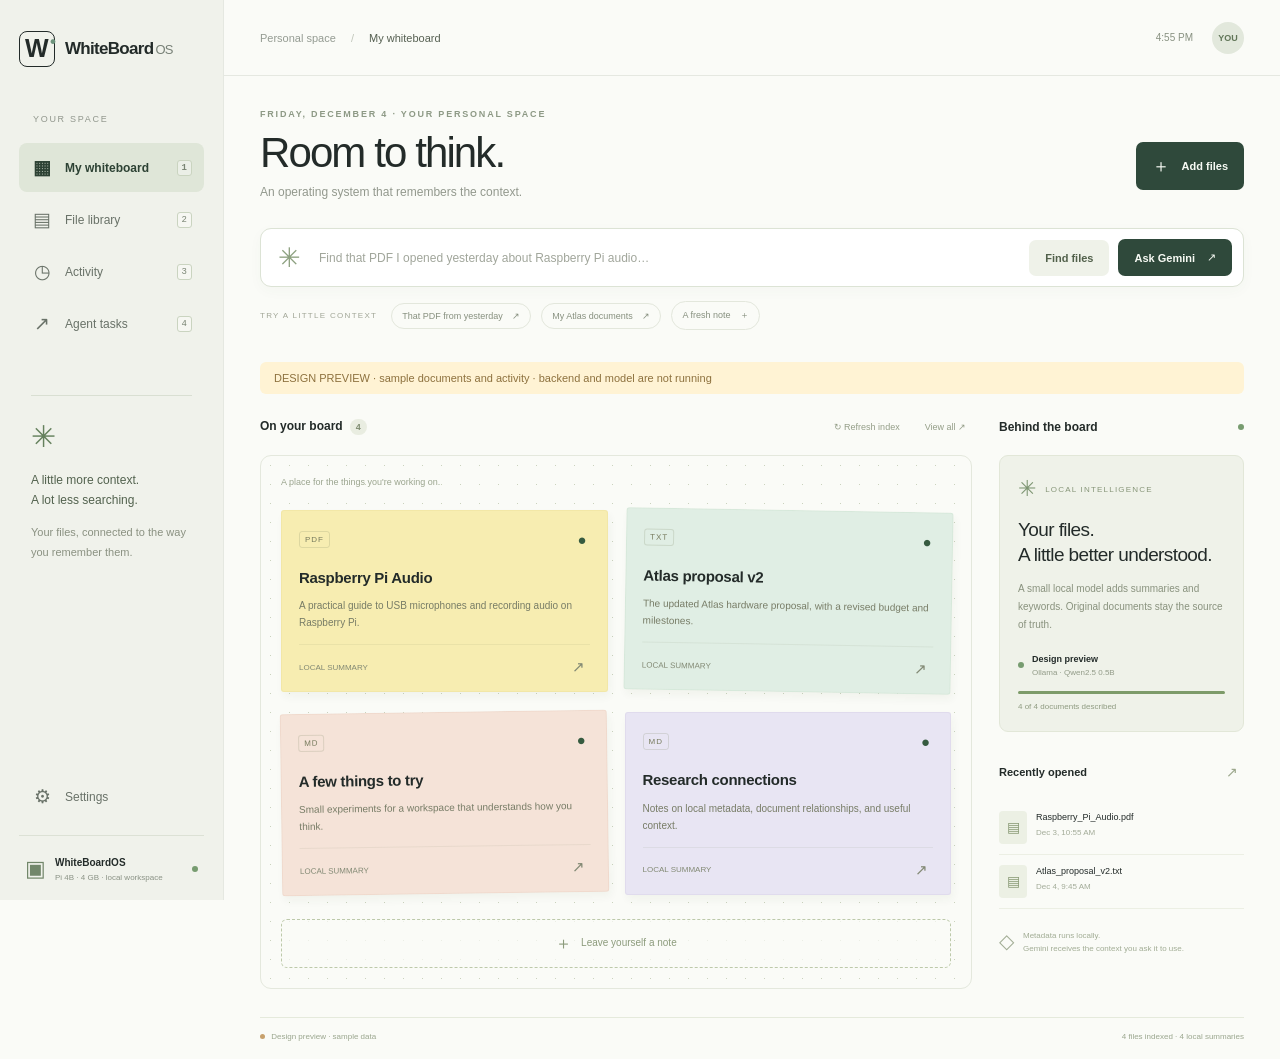
<file: WhiteBoardOS-preview.html>
<!doctype html><html lang="en"><head><meta charset="utf-8"><meta name="viewport" content="width=device-width,initial-scale=1"><title>WhiteBoardOS</title><style>:root{--ink:#232b29;--muted:#818782;--paper:#fafbf7;--line:#e5e8e1;--green:#355448;--yellow:#f7edb1;--mint:#e0eee4;--peach:#f5e3d8;--lavender:#e8e5f3}*{box-sizing:border-box}body{margin:0;font-family:Inter,"Segoe UI",Arial,sans-serif;color:var(--ink);background:var(--paper);font-size:14px}button,input,textarea{font:inherit}button,a{-webkit-tap-highlight-color:transparent}button{cursor:pointer}button:focus-visible,a:focus-visible{outline:3px solid #729984;outline-offset:3px}button{border:0;background:none;color:inherit}input,textarea{outline:none}input:focus,textarea:focus{border-color:#698879!important}button[disabled]{opacity:.5;cursor:wait}[hidden]{display:none!important}.app{display:flex;min-height:100vh}.rail{width:224px;flex-shrink:0;background:#f0f2eb;border-right:1px solid var(--line);padding:31px 19px 18px;display:flex;flex-direction:column;position:fixed;height:100vh;z-index:2}.brand{color:var(--ink);text-decoration:none;display:flex;gap:10px;align-items:center;font-size:17px;font-weight:650;letter-spacing:-.7px}.brand-mark{position:relative;font-size:25px;font-weight:800;border:1.5px solid var(--ink);border-radius:8px;padding:2px 5px;line-height:29px;letter-spacing:-3px;display:inline-block;width:36px;height:36px}.brand-mark>span{position:absolute;font-size:17px;right:1px;top:-5px;color:#6e947d}.brand-os{font-weight:400;color:#788177;font-size:13px;margin-left:2px}.rail-label{font-size:9px;letter-spacing:1.7px;color:#91978d;margin:47px 14px 16px}.nav{display:flex;width:100%;gap:12px;align-items:center;text-align:left;padding:13px 12px;border-radius:8px;font-size:12px;color:#697268;margin:3px 0}.nav.active{background:#dfe6d8;color:#2d4234;font-weight:650}.nav:hover{background:#e4e9df}.nav kbd{margin-left:auto;font-size:9px;background:#ffffff60;border:1px solid #cad4c0;color:#7a8574;padding:2px 4px;border-radius:3px}.icon{font-size:19px;width:22px;text-align:center}.rail-note{margin:44px 12px 20px;border-top:1px solid #d9dfd2;padding-top:23px;color:#52624e}.small-star{font-size:30px;color:#65815d;display:block;margin-bottom:16px}.rail-note strong{font-size:12px;font-weight:500;line-height:1.7}.rail-note p{font-size:11px;line-height:1.8;color:#8a9181;margin-top:12px}.rail-bottom{margin-top:auto}.device{display:flex;gap:9px;align-items:center;border-top:1px solid #dce1d5;padding:20px 6px 0;margin-top:14px}.device strong{font-size:10px;display:block}.device small{font-size:8px;display:block;margin-top:5px;color:#8a9285}.device-icon{font-size:22px;color:#72876a}.live-dot,.tiny-dot,.status-dot{width:6px;height:6px;background:#779c70;border-radius:50%;display:inline-block;flex-shrink:0}.live-dot{margin-left:auto}main{margin-left:224px;flex:1;min-width:0}.topbar{height:76px;border-bottom:1px solid var(--line);display:flex;align-items:center;justify-content:space-between;padding:0 36px}.crumb{font-size:11px;color:#949b92}.crumb span{margin:0 12px;color:#c1c6bb}.crumb strong{color:#566052;font-weight:500}.top-right{display:flex;align-items:center;gap:19px;color:#899282;font-size:10px}.avatar{width:32px;height:32px;border-radius:50%;background:#e2e8dc;display:grid;place-items:center;color:#617658;font-size:9px;font-weight:700}.workspace{padding:33px 36px 18px}.heading{display:flex;justify-content:space-between;align-items:center;margin-bottom:29px}.eyebrow{font-size:9px;letter-spacing:1.8px;color:#8d9985;font-weight:600}h1{font-size:42px;font-weight:500;letter-spacing:-1.9px;margin:11px 0 9px;line-height:1.1}.heading p{margin:0;color:#92988d;font-size:12px}.button{border-radius:7px;display:inline-flex;align-items:center;justify-content:center;gap:12px;padding:12px 16px;font-size:11px;font-weight:550;white-space:nowrap}.button.dark{background:#2f493b;color:#f7faf4}.button.dark:hover{background:#426450}.button.pale{background:#eff2e9;color:#52614b}.heading .button{margin-top:24px}.heading .button span{font-size:18px}.askbox{display:flex;align-items:center;gap:9px;border:1px solid #dce3d5;background:#fff;padding:10px 11px 10px 17px;border-radius:11px;box-shadow:0 4px 14px #3d513608}.ask-symbol{font-size:27px;color:#8da180;margin-right:7px}.askbox input{flex:1;min-width:0;border:0;background:none;font-size:12px;color:#3e5138}.askbox input::placeholder{color:#a1a69b}.suggestions{display:flex;align-items:center;gap:10px;flex-wrap:wrap;margin:14px 0 32px}.suggestions>span{font-size:8px;letter-spacing:1.3px;color:#a1a697;margin-right:4px}.suggestions button{font-size:9px;border:1px solid #e3e7dc;border-radius:20px;padding:7px 10px;color:#87907f}.suggestions button:hover{background:#eaf0e2}.suggestions button span{margin-left:7px}.board-layout{display:grid;grid-template-columns:minmax(0,1fr) 245px;gap:27px}.section-heading{display:flex;align-items:center;justify-content:space-between;margin-bottom:16px;height:25px}.section-heading h2{font-size:12px;font-weight:600;margin:0}.section-heading h2 span{display:inline-block;background:#e9ede1;border-radius:20px;font-size:9px;padding:3px 6px;margin-left:7px;color:#7f8c71}.board-tools{display:flex;gap:13px;font-size:9px;color:#949e88}.dotboard{background-image:radial-gradient(#cad2bd .8px,transparent .8px);background-size:19px 19px;min-height:380px;border:1px solid #e4e8dd;border-radius:11px;padding:21px 20px 20px;position:relative}.board-caption{font-size:9px;color:#9ba58f;margin-bottom:23px}.cards{display:grid;grid-template-columns:repeat(2,minmax(0,1fr));gap:20px 17px;align-items:start}.file-card{background:var(--yellow);border-radius:3px;box-shadow:2px 5px 9px #3345210b;border:1px solid #dacd7e33;padding:17px 17px 12px;min-height:168px;position:relative;transition:transform .15s}.file-card:nth-child(3n+2){background:var(--mint);border-color:#aecfb233;transform:rotate(1deg)}.file-card:nth-child(3n){background:var(--peach);border-color:#dab59e33;transform:rotate(-.8deg)}.file-card:nth-child(4n){background:var(--lavender);border-color:#bfb3d333}.file-card:hover{transform:translateY(-3px)}.card-top{display:flex;justify-content:space-between;align-items:center}.file-type{font-size:8px;letter-spacing:1px;color:#777b5d;border:1px solid #77826033;padding:3px 5px;border-radius:3px}.pin-button{font-size:15px;color:#7c8568;padding:3px}.pin-button.on{color:#365b40}.file-card h3{font-size:15px;font-weight:550;letter-spacing:-.3px;line-height:1.35;margin:17px 0 9px;overflow-wrap:anywhere}.file-card p{font-size:10px;line-height:1.7;color:#777c66;display:-webkit-box;-webkit-line-clamp:3;-webkit-box-orient:vertical;overflow:hidden;margin:0 0 13px}.card-bottom{border-top:1px solid #6e795318;padding-top:10px;display:flex;justify-content:space-between;align-items:center;color:#828974;font-size:8px}.open-file{font-size:15px;padding:3px 5px}.add-note{border:1px dashed #bdc9aa;border-radius:6px;padding:12px;margin-top:24px;color:#8c9b7c;font-size:10px;width:100%;background:#fafbf7b0}.add-note span{font-size:17px;vertical-align:middle;margin-right:6px}.engine-card{background:#eff2e9;border:1px solid #e2e7d8;border-radius:9px;padding:20px 18px}.engine-heading{font-size:8px;letter-spacing:1.2px;display:flex;gap:8px;align-items:center;color:#879679}.engine-symbol{font-size:22px;color:#7d9572}.engine-card h3{font-size:19px;letter-spacing:-.6px;font-weight:500;line-height:1.3;margin:16px 0 12px}.engine-card p{font-size:10px;line-height:1.8;color:#89927e}.model-status{display:flex;gap:8px;align-items:center;margin-top:20px}.model-status strong{font-size:9px;display:block;font-weight:550}.model-status small{font-size:8px;display:block;color:#929b88;margin-top:4px}.progress{height:3px;background:#dfe6d6;border-radius:3px;margin:14px 0 8px;overflow:hidden}.progress>div{height:100%;width:0;background:#7d9b69;transition:width .4s}.progress-text{font-size:8px;color:#8f9b81}.recent{margin-top:23px}.recent-heading{display:flex;justify-content:space-between;align-items:center;margin-bottom:12px}.recent-heading h3{font-size:11px;font-weight:550}.recent-heading button{color:#9aa68b}.recent-item{display:flex;gap:9px;padding:10px 0;border-bottom:1px solid #ecefe4;text-align:left;width:100%}.recent-icon{background:#ecf0e4;border-radius:4px;width:28px;height:33px;display:grid;place-items:center;color:#899a75;flex-shrink:0}.recent-item strong{font-size:9px;font-weight:500;display:block;line-height:1.5;overflow-wrap:anywhere}.recent-item small{font-size:8px;color:#a2ab98;display:block;margin-top:4px}.privacy-note{display:flex;gap:9px;margin-top:20px;color:#a1ac94}.privacy-note>span{font-size:20px}.privacy-note p{font-size:8px;line-height:1.7;margin:0}footer{display:flex;justify-content:space-between;border-top:1px solid #e5eadc;margin-top:28px;padding-top:14px;font-size:8px;color:#9aa68e}footer .status-dot{width:5px;height:5px;margin-right:4px}.banner{background:#fff3d4;padding:10px 14px;font-size:11px;border-radius:6px;margin-bottom:20px;color:#8d713e}.empty{padding:35px 14px;text-align:center;font-size:12px;color:#8c9782;grid-column:1/-1}.search-evidence{font-size:10px;color:#809171;line-height:1.7;padding:12px 2px}.data-page{border:1px solid var(--line);border-radius:10px;background:white;padding:20px;min-height:300px}.list-row{display:flex;gap:18px;align-items:center;border-bottom:1px solid var(--line);padding:15px 0}.list-row>div{flex:1}.list-row h3{font-size:13px;margin:0 0 6px}.list-row p{font-size:11px;color:var(--muted);margin:0;line-height:1.6}.list-row small{color:var(--muted);font-size:10px}.badge{padding:4px 7px;border-radius:20px;background:#e9f0e1;color:#69805b;font-size:9px}dialog{border:1px solid #dbe3d1;border-radius:15px;background:var(--paper);color:var(--ink);padding:25px;width:min(740px,90vw);max-height:90vh;box-shadow:0 20px 80px #1d332c30}dialog::backdrop{background:#27372b55;backdrop-filter:blur(3px)}.dialog-header{display:flex;justify-content:space-between;align-items:center;margin-bottom:20px}.dialog-header h2{margin:7px 0 0;font-weight:500;letter-spacing:-.5px;font-size:25px}.close-dialog{font-size:25px;color:#8f9b86;line-height:1;padding:5px}#viewer{width:min(1050px,94vw)}#documentFrame{width:100%;height:55vh;border:1px solid var(--line);border-radius:5px;background:white}#viewerMeta{font-size:11px;color:var(--muted);line-height:1.7;margin-bottom:15px}#relatedFiles{font-size:11px;line-height:1.7;margin-top:12px}form label{display:block;font-size:11px;color:#7a8870;margin:16px 0}form input,form textarea{display:block;width:100%;padding:12px;border:1px solid #dae1d3;border-radius:6px;background:white;color:var(--ink);margin-top:8px}.field-note{font-size:10px;color:#939e8a;line-height:1.7}.settings-info{border-top:1px solid var(--line);margin-top:24px;padding-top:18px;font-size:11px;line-height:1.8;color:#87937c}.settings-info strong{color:#5e6f53}.task-state{padding:12px;border-radius:7px;background:#edf3e7;color:#658057;font-size:12px}.task-answer{white-space:pre-wrap;font-size:13px;line-height:1.8;margin-top:20px;overflow-wrap:anywhere}.task-metrics{font-size:10px;color:#829178;margin-top:17px}#taskGoal{font-size:12px;line-height:1.7;color:#8b9780}#approval{border:1px solid #e4d6a2;background:#faf3d8;border-radius:7px;padding:16px;margin-top:18px}#approval h3{font-size:13px}pre{white-space:pre-wrap;overflow-wrap:anywhere;font-size:11px;max-height:240px;overflow:auto}.actions{display:flex;gap:10px}#toast{position:fixed;bottom:25px;left:50%;transform:translateX(-50%);background:#2f493b;color:white;font-size:12px;padding:12px 20px;border-radius:8px;box-shadow:0 5px 20px #0002;z-index:20;opacity:0;pointer-events:none;transition:opacity .2s}#toast.visible{opacity:1}.status-dot.off{background:#c7a16d}.status-dot.busy{background:#859bd0}@media(min-width:1500px){.workspace{max-width:1450px;margin:auto;padding:45px 50px}.board-layout{grid-template-columns:minmax(0,1fr) 290px}.cards{grid-template-columns:repeat(3,minmax(0,1fr))}.file-card{min-height:195px}}@media(max-width:1050px){.rail{width:190px;padding:25px 12px}.brand{font-size:14px}.brand-mark{width:32px;font-size:23px}.rail-note{margin-top:25px}main{margin-left:190px}.workspace{padding:26px 24px}.topbar{padding:0 24px}.board-layout{grid-template-columns:minmax(0,1fr) 210px;gap:17px}.askbox .button{padding:10px}.file-card{padding:13px}.file-card h3{font-size:13px}.board-tools button:first-child{display:none}}@media(max-width:800px){.rail{width:65px;padding:22px 8px}.brand>span:last-child,.rail-label,.nav kbd,.rail-note,.device,.nav{font-size:0}.brand-mark{font-size:23px}.nav{justify-content:center;padding:12px 0}.nav .icon{font-size:21px}.rail nav{margin-top:30px}.rail-bottom .nav .icon{font-size:21px}main{margin-left:65px}.context-panel{display:none}.board-layout{display:block}.ask-symbol{display:none}.askbox .button{font-size:10px;gap:3px;padding:9px}.suggestions{gap:6px}.suggestions>span{display:none}.heading h1{font-size:35px}.topbar{height:60px}.top-right #clock{display:none}.workspace{padding:25px 18px}.heading p{font-size:11px}.heading .button{padding:10px;font-size:10px}}@media(max-width:500px){.cards{grid-template-columns:1fr}.askbox{flex-wrap:wrap}.askbox input{flex-basis:100%;padding:8px}.askbox .button{flex:1}.heading{align-items:start}.heading .button{margin-top:35px}.heading h1{font-size:29px}.crumb{font-size:9px}footer{gap:10px;line-height:1.7}.suggestions button{font-size:8px}}
</style></head><body>
<div class="app">
<aside class="rail"><a class="brand" href="#" aria-label="WhiteBoardOS home"><span class="brand-mark">W<span>•</span></span><span>WhiteBoard<span class="brand-os">OS</span></span></a><div class="rail-label">YOUR SPACE</div>
<nav><button class="nav active" data-page="board"><span class="icon">▦</span> My whiteboard <kbd>1</kbd></button><button class="nav" data-page="library"><span class="icon">▤</span> File library <kbd>2</kbd></button><button class="nav" data-page="activity"><span class="icon">◷</span> Activity <kbd>3</kbd></button><button class="nav" data-page="tasks"><span class="icon">↗</span> Agent tasks <kbd>4</kbd></button></nav>
<div class="rail-note"><span class="small-star">✳</span><strong>A little more context.<br>A lot less searching.</strong><p>Your files, connected to the way you remember them.</p></div>
<div class="rail-bottom"><button id="settingsBtn" class="nav"><span class="icon">⚙</span> Settings</button><div class="device"><span class="device-icon">▣</span><div><strong>WhiteBoardOS</strong><small id="deviceLabel">Raspberry Pi · local workspace</small></div><span class="live-dot"></span></div></div></aside>
<main><header class="topbar"><div class="crumb">Personal space <span>/</span> <strong id="breadcrumb">My whiteboard</strong></div><div class="top-right"><span id="clock">—</span><span class="avatar">YOU</span></div></header>
<section class="workspace"><div class="heading"><div><div class="eyebrow" id="dateLabel">YOUR THOUGHTS, IN ONE PLACE</div><h1 id="pageTitle">Room to think.</h1><p id="pageSubtitle">An operating system that remembers the context.</p></div><button id="importBtn" class="button dark"><span>＋</span> Add files</button><input id="fileInput" type="file" accept=".pdf,.txt,.md,.csv,.json" multiple hidden></div>
<div class="askbox"><div class="ask-symbol">✳</div><input id="goalInput" aria-label="Find a file or give an agent a goal" placeholder="Find that PDF I opened yesterday about Raspberry Pi audio…"><button id="findBtn" class="button pale">Find files</button><button id="agentBtn" class="button dark">Ask Gemini <span>↗</span></button></div>
<div class="suggestions"><span>TRY A LITTLE CONTEXT</span><button data-query="Raspberry Pi audio" data-time="yesterday" data-type="pdf">That PDF from yesterday <span>↗</span></button><button data-query="Atlas">My Atlas documents <span>↗</span></button><button id="newNoteBtn">A fresh note <span>＋</span></button></div>
<div id="connectionBanner" class="banner" hidden></div>
<div class="board-layout" id="boardLayout"><div class="board-area"><div class="section-heading"><h2 id="sectionTitle">On your board <span id="fileCount">0</span></h2><div class="board-tools"><button id="refreshBtn" title="Refresh local index">↻ Refresh index</button><button id="showAllBtn">View all <span>↗</span></button></div></div><div class="dotboard"><div class="board-caption">A place for the things you're working on.</div><div id="cards" class="cards"></div><button id="addNote" class="add-note"><span>＋</span> Leave yourself a note</button></div><div id="searchEvidence" class="search-evidence" hidden></div></div>
<aside class="context-panel"><div class="section-heading"><h2>Behind the board</h2><span class="tiny-dot"></span></div><div class="engine-card"><div class="engine-heading"><span class="engine-symbol">✳</span><span>LOCAL INTELLIGENCE</span></div><h3>Your files.<br>A little better understood.</h3><p>A small local model adds summaries and keywords. Original documents stay the source of truth.</p><div class="model-status"><span id="modelDot" class="status-dot"></span><div><strong id="modelStatus">Checking local model</strong><small id="modelDetail">Ollama · 0.5B metadata model</small></div></div><div class="progress"><div id="metadataProgress"></div></div><div class="progress-text" id="metadataCount">Waiting for the workspace</div></div>
<div class="recent"><div class="recent-heading"><h3>Recently opened</h3><button id="activityBtn">↗</button></div><div id="recentList"></div></div><div class="privacy-note"><span>◇</span><p>Metadata runs locally.<br>Gemini receives the context you ask it to use.</p></div></aside></div>
<div id="activityPage" class="data-page" hidden></div><div id="tasksPage" class="data-page" hidden></div>
<footer><span><span class="status-dot" id="systemDot"></span> <span id="systemStatus">Connecting to your workspace</span></span><span id="footerMetric">Linux foundation · a different way to work</span></footer>
</section></main></div>
<dialog id="viewer"><div class="dialog-header"><div><span class="eyebrow">DOCUMENT VIEWER</span><h2 id="viewerTitle"></h2></div><button class="close-dialog" aria-label="Close document">×</button></div><div id="viewerMeta"></div><iframe id="documentFrame" title="Document content"></iframe><div id="relatedFiles"></div></dialog>
<dialog id="settings"><div class="dialog-header"><div><span class="eyebrow">MAKE IT YOURS</span><h2>Workspace settings</h2></div><button class="close-dialog" aria-label="Close settings">×</button></div><form id="settingsForm"><label>Gemini API key<input id="apiKey" type="password" autocomplete="off" placeholder="Leave blank to keep your current key"></label><p class="field-note">Goals and retrieved content are sent to Google's API. Your key is stored locally and is never returned to this UI.</p><label>Gemini model<input id="geminiModel" value="gemini-2.5-flash"></label><label>Your timezone<input id="timezone" value="America/Chicago"></label><button class="button dark" type="submit">Save settings</button></form><div class="settings-info"><strong>Network</strong><p>Connect Ethernet, or choose a Wi-Fi network below.</p><button id="scanWifi" class="button pale">Scan Wi-Fi</button><form id="wifiForm"><label>Network name<input id="wifiSsid" list="wifiNetworks" maxlength="32" required><datalist id="wifiNetworks"></datalist></label><label>Password<input id="wifiPassword" type="password" autocomplete="off"></label><button class="button dark">Connect</button></form></div><div class="settings-info"><strong>Device</strong><p>Save your work before shutting down.</p><button id="rebootBtn" class="button pale">Restart</button> <button id="powerBtn" class="button pale">Shut down</button></div><div class="settings-info"><strong>Local metadata model</strong><p>WhiteBoard Metadata · Qwen2.5 0.5B instruct<br>2,048-token context · 3 CPU threads · one request at a time</p><p id="settingsModelStatus"></p></div></dialog>
<dialog id="noteDialog"><div class="dialog-header"><h2>A fresh note.</h2><button class="close-dialog" aria-label="Close note">×</button></div><form id="noteForm"><label>Name<input id="noteName" placeholder="ideas.md" required></label><label>Your thoughts<textarea id="noteContent" rows="8" placeholder="Start somewhere…" required></textarea></label><button class="button dark">Save to my files</button></form></dialog>
<dialog id="agentDialog"><div class="dialog-header"><div><span class="eyebrow">GEMINI WORKSPACE AGENT</span><h2>Let's work on it.</h2></div><button class="close-dialog" aria-label="Close agent task">×</button></div><p id="taskGoal"></p><div id="taskState" class="task-state"></div><div id="approval" hidden><h3>Review this change</h3><pre id="approvalDetails"></pre><div class="actions"><button id="denyBtn" class="button pale">Decline</button><button id="approveBtn" class="button dark">Apply change</button></div></div><div id="taskAnswer" class="task-answer"></div><div id="taskMetrics" class="task-metrics"></div></dialog>
<div id="toast" role="status" aria-live="polite"></div><script>'use strict';
const $=id=>document.getElementById(id);
let state=null,page='board',searchResult=null,activeJob=null,polling=false;
const preview=true;
function node(tag,text,cls){const el=document.createElement(tag);if(text!==undefined)el.textContent=text;if(cls)el.className=cls;return el;}
function toast(message){$('toast').textContent=message;$('toast').classList.add('visible');clearTimeout(toast.timer);toast.timer=setTimeout(()=>$('toast').classList.remove('visible'),4000);}
async function api(path,data){
 if(preview){toast('Design preview: changes are disabled. Run the backend for live functions.');throw new Error('Preview mode');}
 const options=data===undefined?{}:{method:'POST',headers:{'Content-Type':'application/json','X-WhiteBoard-Token':state?.csrf||''},body:JSON.stringify(data)};
 const response=await fetch('/api/'+path,options);const value=await response.json();
 if(!response.ok)throw new Error(value.error||'Request failed');return value;
}
function dateString(ts){if(!ts)return 'Not opened yet';return new Date(ts*1000).toLocaleString([], {month:'short',day:'numeric',hour:'numeric',minute:'2-digit',timeZone:state?.config?.timezone||'America/Chicago'});}
function fileName(path){return path.split('/').pop();}
function title(file){return fileName(file.path).replace(/\.[^.]+$/,'').replace(/[_-]/g,' ');}
function showPage(next){page=next;searchResult=null;document.querySelectorAll('[data-page]').forEach(b=>b.classList.toggle('active',b.dataset.page===page));
 const labels={board:['My whiteboard','Room to think.','An operating system that remembers the context.'],library:['File library','Everything, connected.','Find files by what they mean, not just what they are called.'],activity:['Activity','A little trail of thought.','Documents you opened here, in the order you found them.'],tasks:['Agent tasks','Goals into motion.','Review work, inspect results, and resume interrupted tasks.']};
 const l=labels[page];$('breadcrumb').textContent=l[0];$('pageTitle').textContent=l[1];$('pageSubtitle').textContent=l[2];
 $('boardLayout').hidden=!['board','library'].includes(page);$('activityPage').hidden=page!=='activity';$('tasksPage').hidden=page!=='tasks';
 $('searchEvidence').hidden=true;render();if(page==='tasks')loadTasks();}
function renderCards(){
 if(!state)return;let files=state.files||[];
 if(searchResult){const matches=new Map(searchResult.matches.map(m=>[m.file_id,m]));files=files.filter(f=>matches.has(f.id)).sort((a,b)=>matches.get(b.id).score-matches.get(a.id).score);}
 else if(page==='board'){const pins=files.filter(f=>f.pinned);files=pins.length?pins:files.slice(0,6);}
 $('sectionTitle').replaceChildren(document.createTextNode(searchResult?'Found in your workspace':page==='library'?'All files':'On your board'),node('span',String(files.length)));
 const cards=$('cards');cards.replaceChildren();
 if(!files.length){cards.append(node('div',searchResult?'No matching files in that context. Try a broader topic or another day.':'Your board is ready. Add a document or leave a note.','empty'));return;}
 files.forEach(file=>{const card=node('article',undefined,'file-card');const top=node('div',undefined,'card-top');
 top.append(node('span',file.path.split('.').pop().toUpperCase(),'file-type'));
 const pin=node('button',file.pinned?'●':'○','pin-button'+(file.pinned?' on':''));pin.title=file.pinned?'Unpin file':'Pin to whiteboard';pin.setAttribute('aria-label',pin.title);pin.onclick=async()=>{try{await api('pin',{file_id:file.id,pinned:!file.pinned});await refresh();}catch(e){if(!preview)toast(e.message);}};top.append(pin);
 const h=node('h3',title(file));const p=node('p',file.summary||file.description||'Waiting for a local summary.');
 const bottom=node('div',undefined,'card-bottom');bottom.append(node('span',file.metadata_status==='ready'?'LOCAL SUMMARY':file.metadata_status==='error'?'TEXT EXCERPT · MODEL RETRY NEEDED':'TEXT EXCERPT'));
 const open=node('button','↗','open-file');open.setAttribute('aria-label','Open '+fileName(file.path));open.onclick=()=>openFile(file.id);bottom.append(open);card.append(top,h,p,bottom);cards.append(card);});
}
function renderActivity(){const wrap=$('activityPage');wrap.replaceChildren();const events=state?.timeline||[];
 if(!events.length){wrap.append(node('div','Open a document in WhiteBoardOS to begin your activity history.','empty'));return;}
 events.forEach(e=>{const row=node('div',undefined,'list-row');row.append(node('span','▤','recent-icon'));const detail=node('div');detail.append(node('h3',e.path?fileName(e.path):'Removed document'),node('p','Opened in the WhiteBoardOS viewer · human activity'));row.append(detail,node('small',dateString(e.timestamp)));if(e.path){const b=node('button','Open ↗','button pale');b.onclick=()=>openFile(e.file_id);row.append(b);}wrap.append(row);});}
function renderRecent(){const wrap=$('recentList');wrap.replaceChildren();const events=(state?.timeline||[]).slice(0,3);
 if(!events.length){wrap.append(node('p','Your next opened file starts the trail.','field-note'));return;}
 events.forEach(e=>{const b=node('button',undefined,'recent-item');b.append(node('span','▤','recent-icon'));const detail=node('div');detail.append(node('strong',e.path?fileName(e.path):'Removed document'),node('small',dateString(e.timestamp)));b.append(detail);b.onclick=()=>e.path&&openFile(e.file_id);wrap.append(b);});}
function render(){if(!state)return;renderCards();renderRecent();renderActivity();
 const total=state.files.length,ready=state.metadata_ready||0;
 $('metadataProgress').style.width=(total?ready/total*100:0)+'%';$('metadataCount').textContent=ready+' of '+total+' documents described';
 const status=state.model?.status||'unavailable';$('modelStatus').textContent=({ready:'Local model ready',indexing:'Describing your documents',unavailable:'Local model unavailable',checking:'Checking local model',preview:'Design preview'})[status]||status;
 $('modelDot').className='status-dot'+(status==='unavailable'?' off':status==='indexing'?' busy':'');
 $('modelDetail').textContent=state.model?.last_error||'Ollama · Qwen2.5 0.5B';$('settingsModelStatus').textContent=$('modelStatus').textContent;
 $('systemStatus').textContent=preview?'Design preview · sample data':'Workspace connected';$('systemDot').className='status-dot'+(preview?' off':'');
 $('deviceLabel').textContent=state.system?.architecture?state.system.architecture+' · local workspace':'Raspberry Pi · local workspace';
 $('footerMetric').textContent=total+' files indexed · '+ready+' local summaries';
 if(activeJob){const job=state.jobs.find(j=>j.id===activeJob);if(job)renderJob(job);}}
async function refresh(){if(polling)return;polling=true;try{state=await api('status');$('connectionBanner').hidden=true;render();}catch(e){if(!preview){$('connectionBanner').hidden=false;$('connectionBanner').textContent='Workspace offline. Start the WhiteBoardOS service, then refresh this window.';$('systemStatus').textContent='Backend unavailable';$('systemDot').className='status-dot off';}}finally{polling=false;}}
async function search(query,range='',type=''){try{searchResult=await api('search',{query,time_range:range,file_type:type,activity:range?'human_view':''});page='library';$('boardLayout').hidden=false;$('activityPage').hidden=true;$('tasksPage').hidden=true;renderCards();$('searchEvidence').hidden=false;
 const w=searchResult.time_window;$('searchEvidence').textContent=w?'Human-view events between '+w.start+' and '+w.end+'. '+searchResult.method:searchResult.method;}catch(e){if(!preview)toast(e.message);}}
function querySearch(){const raw=$('goalInput').value.trim();if(!raw)return toast('Give me a topic to look for.');const range=/\byesterday\b/i.test(raw)?'yesterday':/\btoday\b/i.test(raw)?'today':'';const type=/\bpdf\b/i.test(raw)?'pdf':'';
 const query=raw.replace(/\b(find|that|the|pdf|i|was|looking|at|opened|yesterday|today|about|me|a|file)\b/gi,' ').replace(/\s+/g,' ').trim()||raw;search(query,range,type);}
async function openFile(id){if(preview)return toast('Sample document in design preview. Import real files in the running OS.');
 try{const file=state.files.find(f=>f.id===id);if(!file)return;await api('view',{file_id:id});$('viewerTitle').textContent=fileName(file.path);$('viewerMeta').textContent=file.summary||file.description;$('documentFrame').src='/document/'+encodeURIComponent(id);$('relatedFiles').replaceChildren();
 const related=await api('search',{query:file.project||title(file),limit:4});const matches=related.matches.filter(m=>m.file_id!==id);
 if(matches.length){$('relatedFiles').append(node('span','Also matching this topic: '));matches.forEach(m=>{const b=node('button',fileName(m.path)+' ↗','button pale');b.onclick=()=>openFile(m.file_id);$('relatedFiles').append(b);});}
 $('viewer').showModal();await refresh();}catch(e){toast(e.message);}}
async function startTask(){const goal=$('goalInput').value.trim();if(!goal)return toast('Write a goal first.');try{const response=await api('task',{goal});activeJob=response.job_id;$('taskGoal').textContent=goal;$('taskState').textContent='Working with Gemini…';$('taskAnswer').textContent='';$('taskMetrics').textContent='';$('approval').hidden=true;$('agentDialog').showModal();await refresh();}catch(e){if(!preview)toast(e.message);}}
function renderJob(job){$('taskState').textContent=job.status==='approval'?'Waiting for your review':job.status==='running'?'Working with Gemini…':job.status==='done'?'Task completed':'Task paused';$('taskAnswer').textContent=job.answer||job.error||'';$('approval').hidden=job.status!=='approval';if(job.pending)$('approvalDetails').textContent=JSON.stringify(job.pending,null,2);const m=job.metrics||{};$('taskMetrics').textContent=m.elapsed_seconds!==undefined?m.elapsed_seconds+' seconds · '+m.tool_calls+' tool calls · usage '+JSON.stringify(m.usage):'';}
async function decide(approve){try{await api('approval',{job_id:activeJob,approve});await refresh();}catch(e){toast(e.message);}}
async function loadTasks(){try{const {tasks}=await api('tasks');const wrap=$('tasksPage');wrap.replaceChildren();if(!tasks.length)wrap.append(node('div','A clear goal is the beginning of a task. Ask Gemini above.','empty'));tasks.reverse().forEach(t=>{const row=node('div',undefined,'list-row');const detail=node('div');detail.append(node('h3',(t.goal||'Task').split('\n').slice(-1)[0]),node('p',t.answer||'Saved progress available'));row.append(detail,node('span',t.status,'badge'));if(t.status!=='done'){const b=node('button','Resume ↗','button pale');b.onclick=async()=>{try{const r=await api('task',{goal:'',task_id:t.id});activeJob=r.job_id;$('taskGoal').textContent=t.goal;$('agentDialog').showModal();refresh();}catch(e){toast(e.message);}};row.append(b);}wrap.append(row);});}catch(e){if(!preview)toast(e.message);}}
document.querySelectorAll('[data-page]').forEach(b=>b.onclick=()=>showPage(b.dataset.page));document.querySelectorAll('.close-dialog').forEach(b=>b.onclick=()=>{const d=b.closest('dialog');d.close();if(d.id==='viewer')$('documentFrame').src='about:blank';});
$('findBtn').onclick=querySearch;$('goalInput').onkeydown=e=>{if(e.key==='Enter')querySearch();};$('agentBtn').onclick=startTask;
document.querySelectorAll('[data-query]').forEach(b=>b.onclick=()=>{ $('goalInput').value=b.dataset.query;search(b.dataset.query,b.dataset.time||'',b.dataset.type||'');});
$('showAllBtn').onclick=()=>showPage('library');$('activityBtn').onclick=()=>showPage('activity');$('refreshBtn').onclick=async()=>{try{await api('index',{});toast('Index refresh queued. Local summaries follow in the background.');}catch(e){if(!preview)toast(e.message);}};
$('settingsBtn').onclick=()=>{if(state){$('geminiModel').value=state.config.gemini_model;$('timezone').value=state.config.timezone;$('apiKey').placeholder=state.config.gemini_configured?'Key configured · leave blank to retain':'Paste a Gemini API key';}$('settings').showModal();};
$('settingsForm').onsubmit=async e=>{e.preventDefault();try{await api('config',{api_key:$('apiKey').value,gemini_model:$('geminiModel').value,timezone:$('timezone').value});$('apiKey').value='';$('settings').close();toast('Settings saved locally.');refresh();}catch(error){if(!preview)toast(error.message);}};
const note=()=>$('noteDialog').showModal();$('newNoteBtn').onclick=note;$('addNote').onclick=note;
$('noteForm').onsubmit=async e=>{e.preventDefault();try{let path=$('noteName').value.trim();if(!/\.(txt|md)$/i.test(path))path+='.md';await api('create',{path,content:$('noteContent').value});$('noteDialog').close();$('noteForm').reset();toast('Note saved.');refresh();}catch(error){if(!preview)toast(error.message);}};
$('approveBtn').onclick=()=>decide(true);$('denyBtn').onclick=()=>decide(false);
$('importBtn').onclick=()=>$('fileInput').click();$('fileInput').onchange=async()=>{for(const file of $('fileInput').files){if(file.size>8*1024*1024){toast('Import limit: 8 MiB per file.');continue;}try{const bytes=new Uint8Array(await file.arrayBuffer());let binary='';for(let i=0;i<bytes.length;i+=8192)binary+=String.fromCharCode(...bytes.subarray(i,i+8192));await api('import',{name:file.name,content:btoa(binary)});toast('Added '+file.name);}catch(e){if(!preview)toast(e.message);}}$('fileInput').value='';refresh();};
function clock(){const now=new Date();$('clock').textContent=now.toLocaleTimeString([], {hour:'numeric',minute:'2-digit'});$('dateLabel').textContent=now.toLocaleDateString([], {weekday:'long',month:'long',day:'numeric'}).toUpperCase()+' · YOUR PERSONAL SPACE';}clock();setInterval(clock,30000);
if(preview){state={csrf:'',config:{timezone:'America/Chicago',gemini_model:'gemini-2.5-flash',gemini_configured:false},model:{status:'preview'},system:{architecture:'Pi 4B · 4 GB'},metadata_ready:4,jobs:[],timeline:[{file_id:'p',path:'Raspberry_Pi_Audio.pdf',timestamp:Date.now()/1000-86400},{file_id:'a',path:'Atlas_proposal_v2.txt',timestamp:Date.now()/1000-4200}],files:[{id:'p',path:'Raspberry_Pi_Audio.pdf',summary:'A practical guide to USB microphones and recording audio on Raspberry Pi.',metadata_status:'ready',pinned:true},{id:'a',path:'Atlas_proposal_v2.txt',summary:'The updated Atlas hardware proposal, with a revised budget and milestones.',metadata_status:'ready',pinned:true},{id:'n',path:'A_few_things_to_try.md',summary:'Small experiments for a workspace that understands how you think.',metadata_status:'ready',pinned:true},{id:'r',path:'Research_connections.md',summary:'Notes on local metadata, document relationships, and useful context.',metadata_status:'ready',pinned:true}]};$('connectionBanner').hidden=false;$('connectionBanner').textContent='DESIGN PREVIEW · sample documents and activity · backend and model are not running';render();}else{refresh();setInterval(refresh,3000);}

$('scanWifi').onclick=async()=>{try{const result=await api('wifi');$('wifiNetworks').replaceChildren();(result.networks||[]).forEach(n=>{const o=node('option');o.value=n.ssid;o.label=n.signal+'% · '+n.security;$('wifiNetworks').append(o);});toast(result.error||'Networks available in the name field.');}catch(e){if(!preview)toast(e.message);}};
$('wifiForm').onsubmit=async e=>{e.preventDefault();try{toast('Connecting…');await api('wifi-connect',{ssid:$('wifiSsid').value,password:$('wifiPassword').value});$('wifiPassword').value='';toast('Network connected.');}catch(error){if(!preview)toast(error.message);}};
async function power(action){if(!confirm(action==='poweroff'?'Shut down WhiteBoardOS? Save your work first.':'Restart WhiteBoardOS? Save your work first.'))return;try{await api('power',{action,confirm:action});toast(action==='poweroff'?'Shutting down…':'Restarting…');}catch(e){if(!preview)toast(e.message);}}
$('powerBtn').onclick=()=>power('poweroff');$('rebootBtn').onclick=()=>power('reboot');
</script></body></html>
</file>
